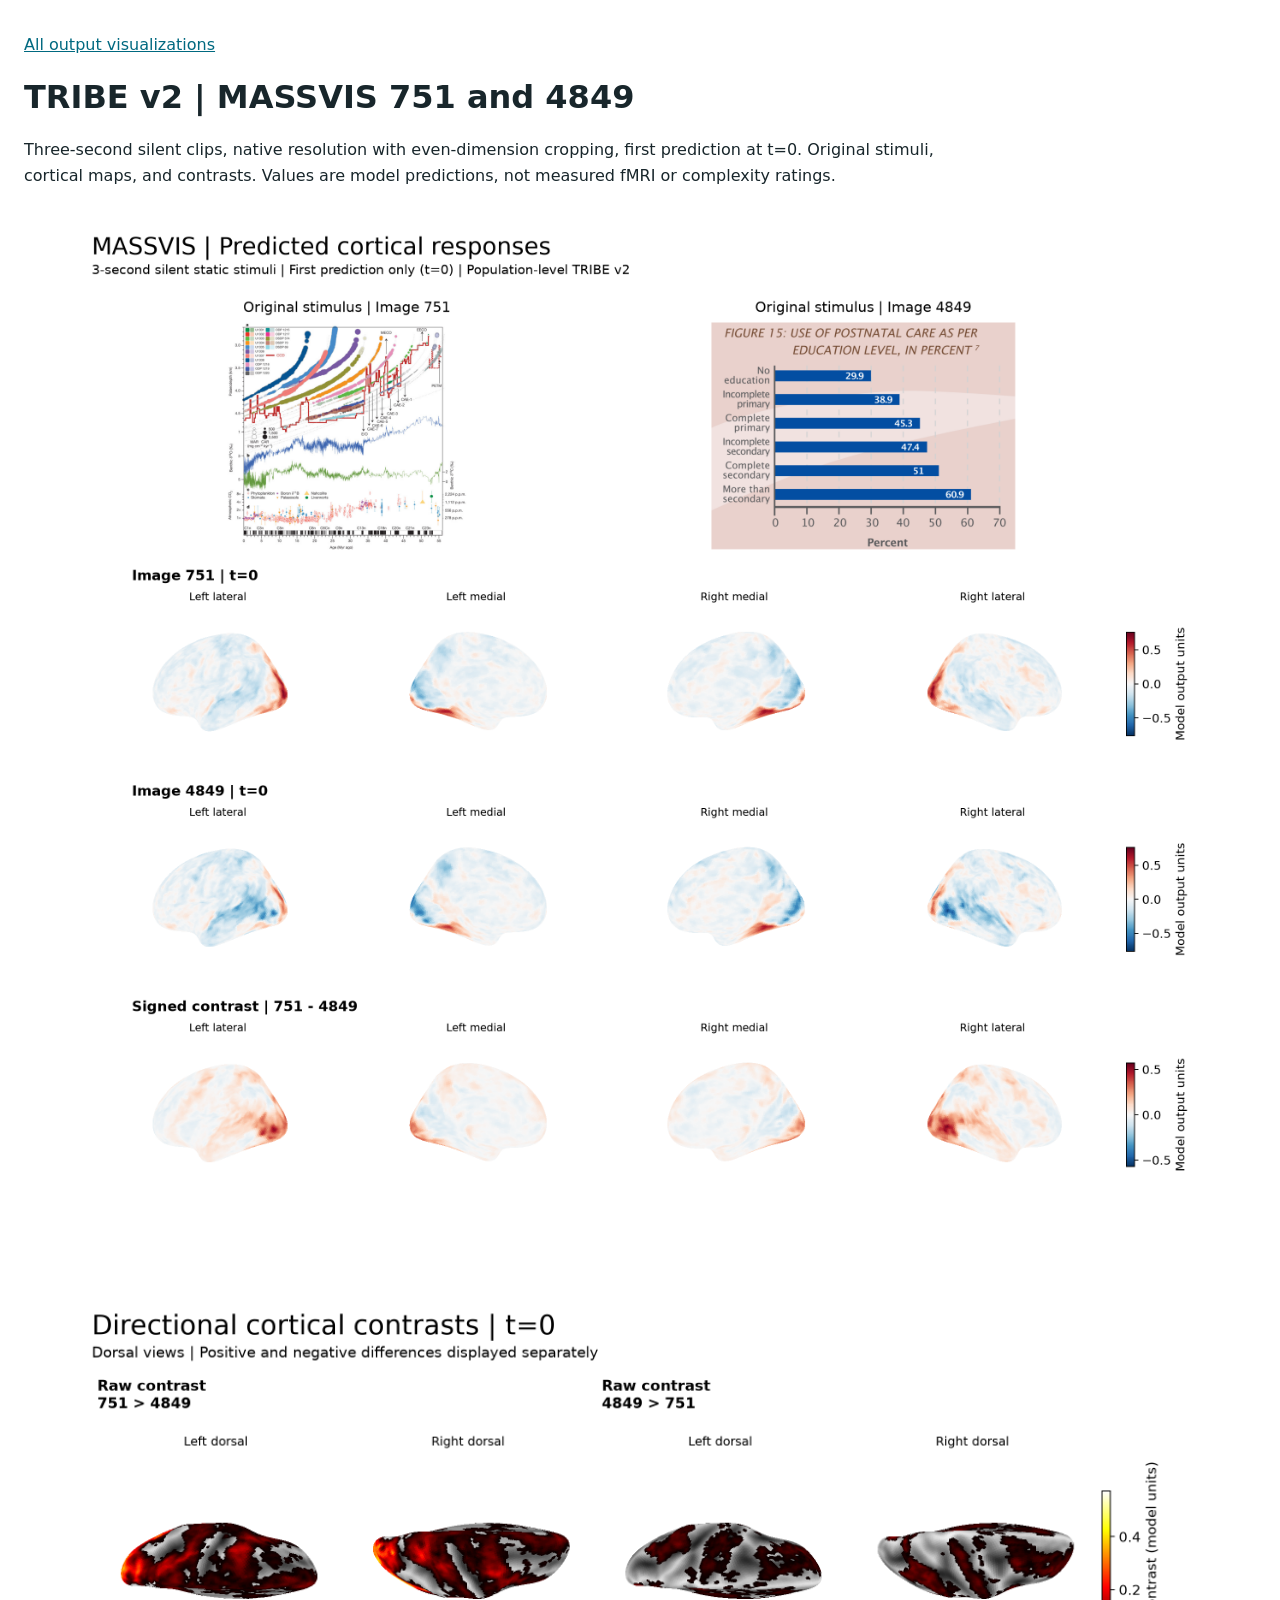
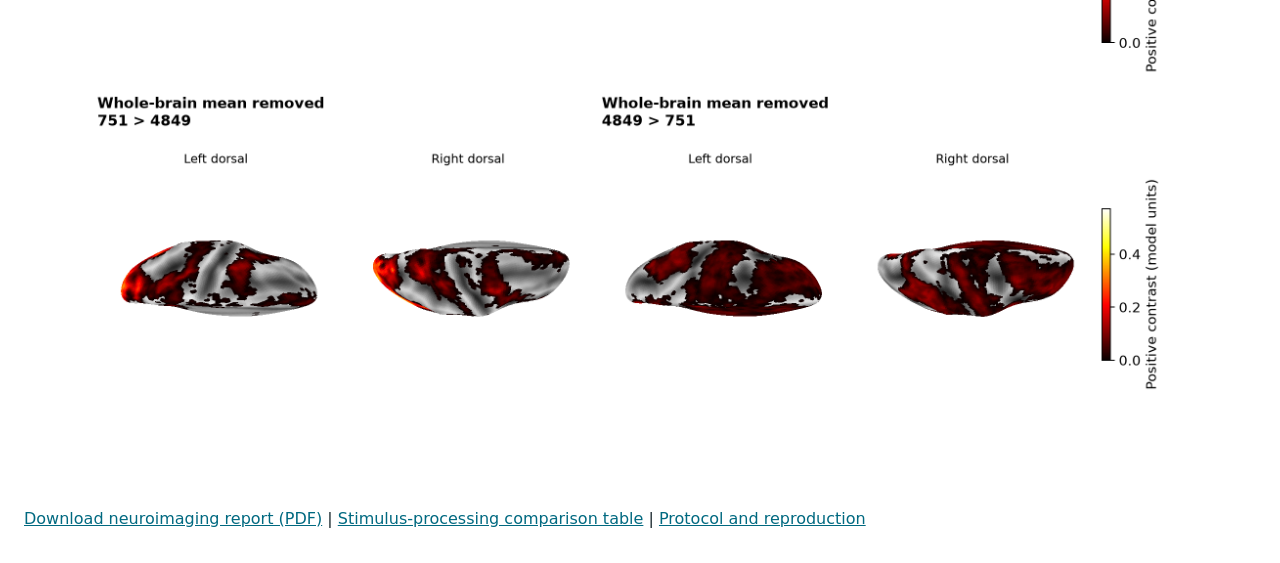
<file: tribe/index.html>
<!doctype html>
<html lang="en"><meta charset="utf-8"><meta name="viewport" content="width=device-width,initial-scale=1">
<title>TRIBE v2 | Cortical maps</title>
<style>body{margin:32px auto;padding:0 24px;max-width:1400px;font:16px/1.6 system-ui;color:#18262b;background:white}h1{line-height:1.15}img{width:100%;height:auto}a{color:#006980}p{max-width:950px}</style>
<nav><a href="outputs/web/">All output visualizations</a></nav>
<h1>TRIBE v2 | MASSVIS 751 and 4849</h1>
<p>Three-second silent clips, native resolution with even-dimension cropping, first prediction at t=0.
Original stimuli, cortical maps, and contrasts. Values are model predictions, not measured fMRI or complexity ratings.</p>
<img src="outputs/comparison.png" alt="Original stimuli 751 and 4849, their first-prediction cortical maps, and signed difference">
<img src="outputs/directional_contrasts.png" alt="Dorsal positive and negative cortical contrasts, with a whole-brain demeaning sensitivity check">
<p><a href="outputs/comparison.pdf">Download neuroimaging report (PDF)</a> |
<a href="processing_comparison.md">Stimulus-processing comparison table</a> |
<a href="README.md">Protocol and reproduction</a></p></html>
</file>
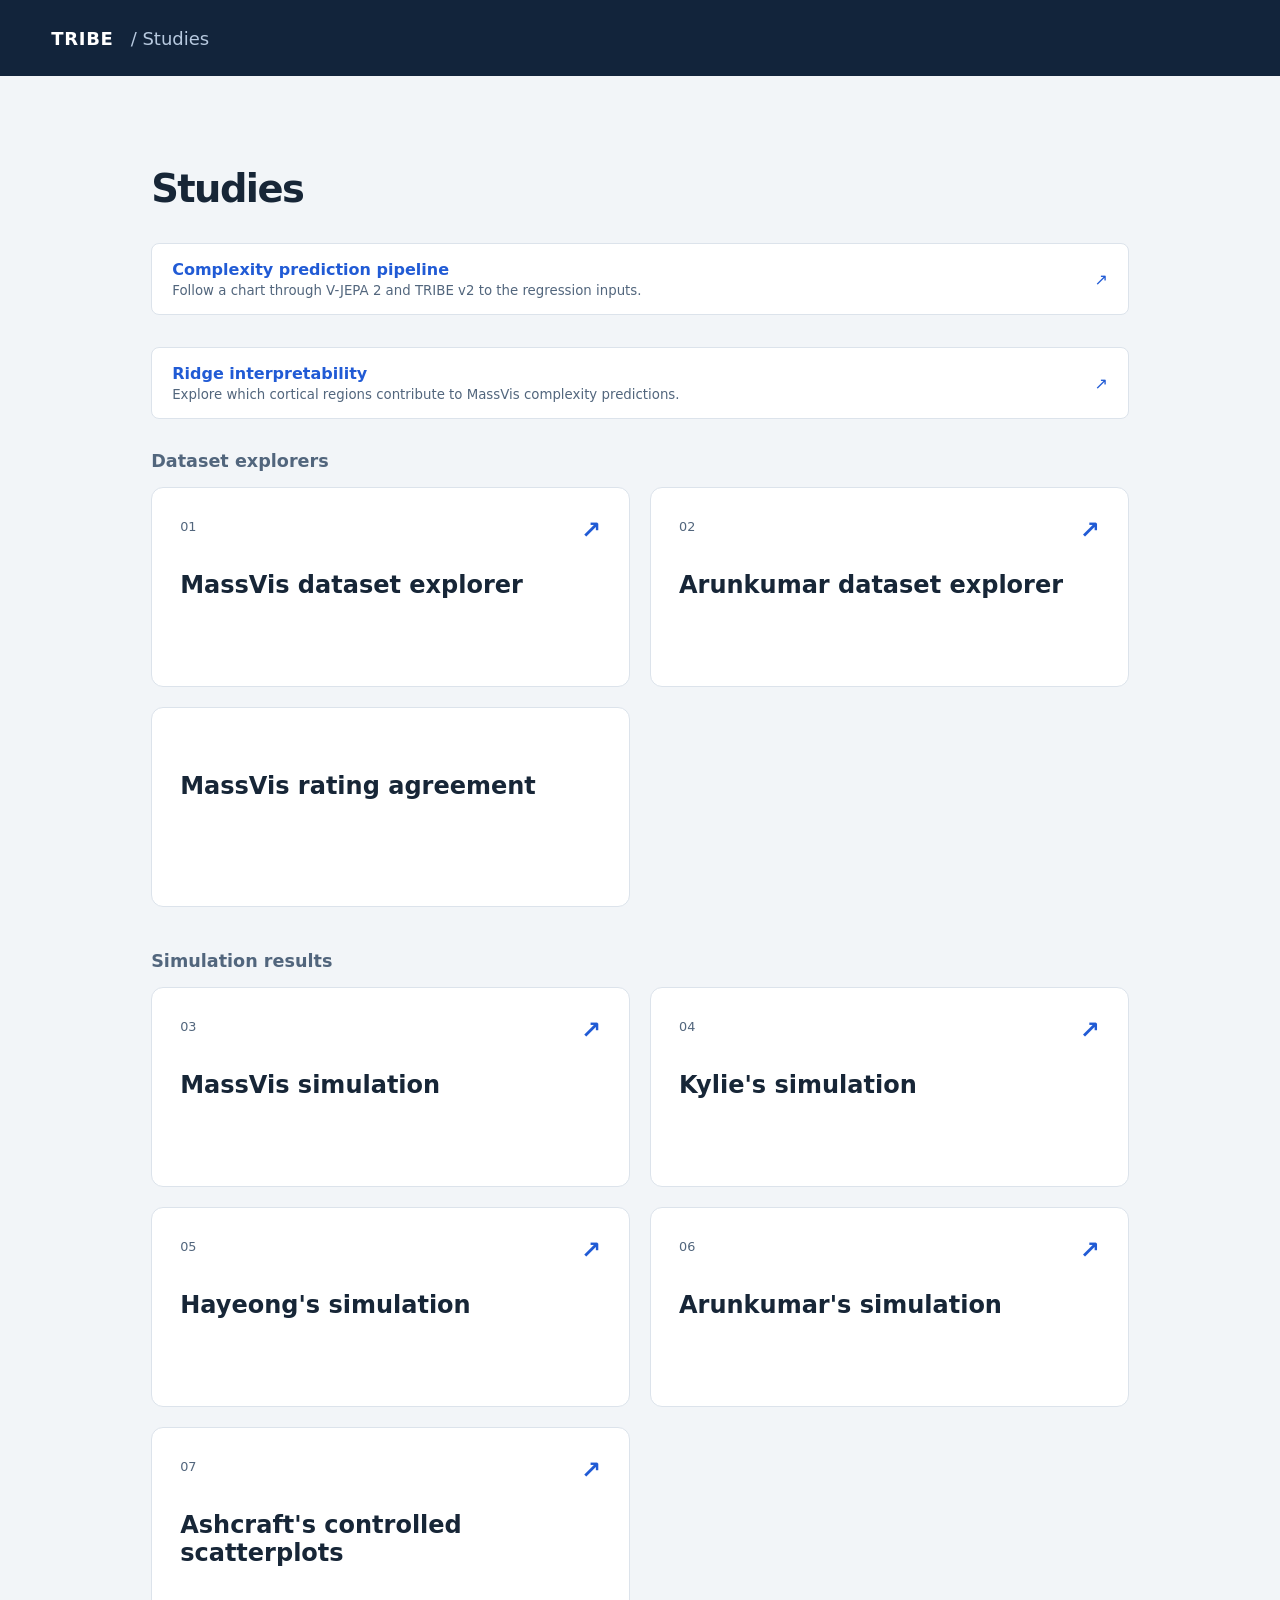
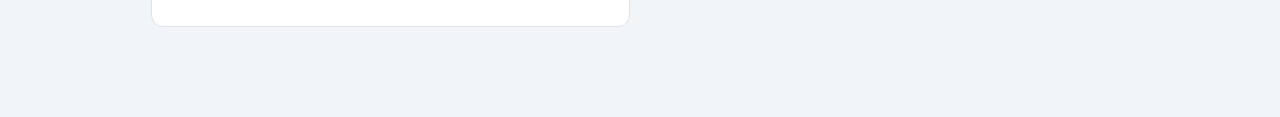
<file: visualizer/index.html>
<!doctype html>
<html lang="en">
<head>
  <meta charset="utf-8">
  <meta name="viewport" content="width=device-width, initial-scale=1">
  <title>TRIBE · Studies</title>
  <link rel="stylesheet" href="style.css">
  <link rel="stylesheet" href="home.css">
</head>
<body>
  <header><a class="brand" href="./">TRIBE <span>/ Studies</span></a></header>
  <main class="home">
    <h1>Studies</h1>
    <a class="home-methods" href="prediction.html">
      <span><strong>Complexity prediction pipeline</strong><small>Follow a chart through V-JEPA 2 and TRIBE v2 to the regression inputs.</small></span>
      <span aria-hidden="true">↗</span>
    </a>
    <a class="home-methods" href="interpretability.html">
      <span><strong>Ridge interpretability</strong><small>Explore which cortical regions contribute to MassVis complexity predictions.</small></span>
      <span aria-hidden="true">↗</span>
    </a>
    <section class="home-section" aria-labelledby="explorers-title">
      <h2 id="explorers-title">Dataset explorers</h2>
      <nav class="home-grid" aria-label="Dataset explorers">
        <a href="data.html"><span>01</span><h3>MassVis dataset explorer</h3><b aria-hidden="true">↗</b></a>
        <a href="arunkumar.html"><span>02</span><h3>Arunkumar dataset explorer</h3><b aria-hidden="true">↗</b></a>
        <a href="agreement.html"><h3>MassVis rating agreement</h3></a>
      </nav>
    </section>
    <section class="home-section" aria-labelledby="simulations-title">
      <h2 id="simulations-title">Simulation results</h2>
      <nav class="home-grid" aria-label="Simulation results">
        <a href="brain.html?dataset=massvis_sample"><span>03</span><h3>MassVis simulation</h3><b aria-hidden="true">↗</b></a>
        <a href="brain.html?dataset=kylie"><span>04</span><h3>Kylie's simulation</h3><b aria-hidden="true">↗</b></a>
        <a href="brain.html?dataset=hayeong"><span>05</span><h3>Hayeong's simulation</h3><b aria-hidden="true">↗</b></a>
        <a href="brain.html?dataset=arunkumar"><span>06</span><h3>Arunkumar's simulation</h3><b aria-hidden="true">↗</b></a>
        <a href="brain.html?dataset=ashcraft&amp;x=correlation_direction&amp;y=has_outlier" target="_blank" rel="noopener"><span>07</span><h3>Ashcraft's controlled scatterplots</h3><b aria-hidden="true">↗</b></a>
      </nav>
    </section>
  </main>
  <script>if (new URLSearchParams(location.search).has('index')) location.replace('data.html' + location.search);</script>
</body>
</html>
</file>
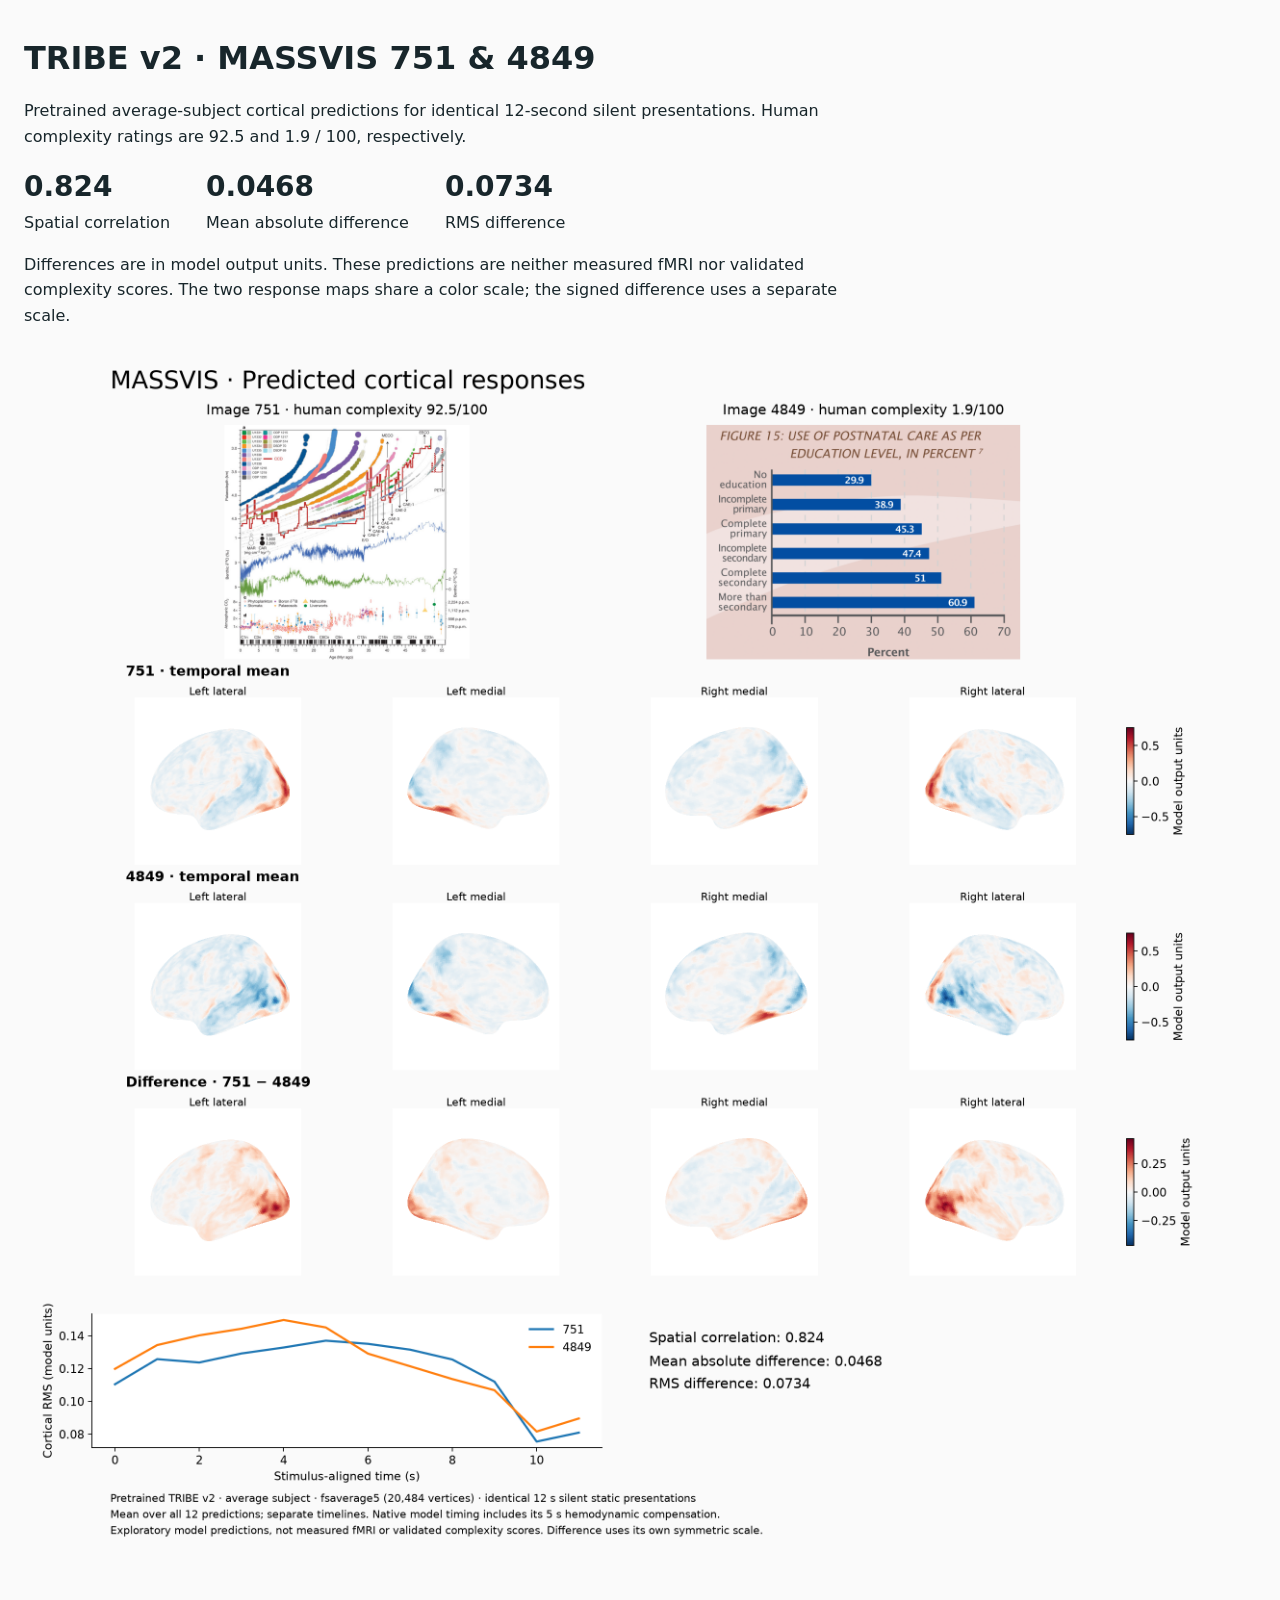
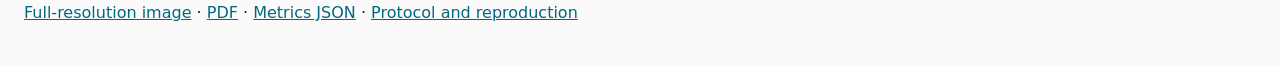
<file: tribe/archive/original_12s/index.html>
<!doctype html>
<html lang="en"><meta charset="utf-8"><meta name="viewport" content="width=device-width,initial-scale=1">
<title>TRIBE v2 · MASSVIS comparison</title>
<style>body{margin:40px auto;padding:0 24px;max-width:1280px;font:16px/1.6 system-ui;color:#18262b;background:#fafafa}h1{line-height:1.15}img{width:100%;height:auto}a{color:#006980}.metrics{display:flex;gap:36px;flex-wrap:wrap}.metrics strong{font-size:28px;display:block}p{max-width:850px}</style>
<h1>TRIBE v2 · MASSVIS 751 &amp; 4849</h1>
<p>Pretrained average-subject cortical predictions for identical 12-second silent
presentations. Human complexity ratings are 92.5 and 1.9 / 100, respectively.</p>
<div class="metrics"><div><strong>0.824</strong>Spatial correlation</div>
<div><strong>0.0468</strong>Mean absolute difference</div>
<div><strong>0.0734</strong>RMS difference</div></div>
<p>Differences are in model output units. These predictions are neither measured
fMRI nor validated complexity scores. The two response maps share a color scale;
the signed difference uses a separate scale.</p>
<img src="outputs/comparison.png" alt="Both source images, cortical predictions on left and right hemisphere surfaces, their signed difference, and response magnitude over time">
<p><a href="outputs/comparison.png">Full-resolution image</a> ·
<a href="outputs/comparison.pdf">PDF</a> · <a href="outputs/comparison.json">Metrics JSON</a> ·
<a href="README.md">Protocol and reproduction</a></p></html>
</file>
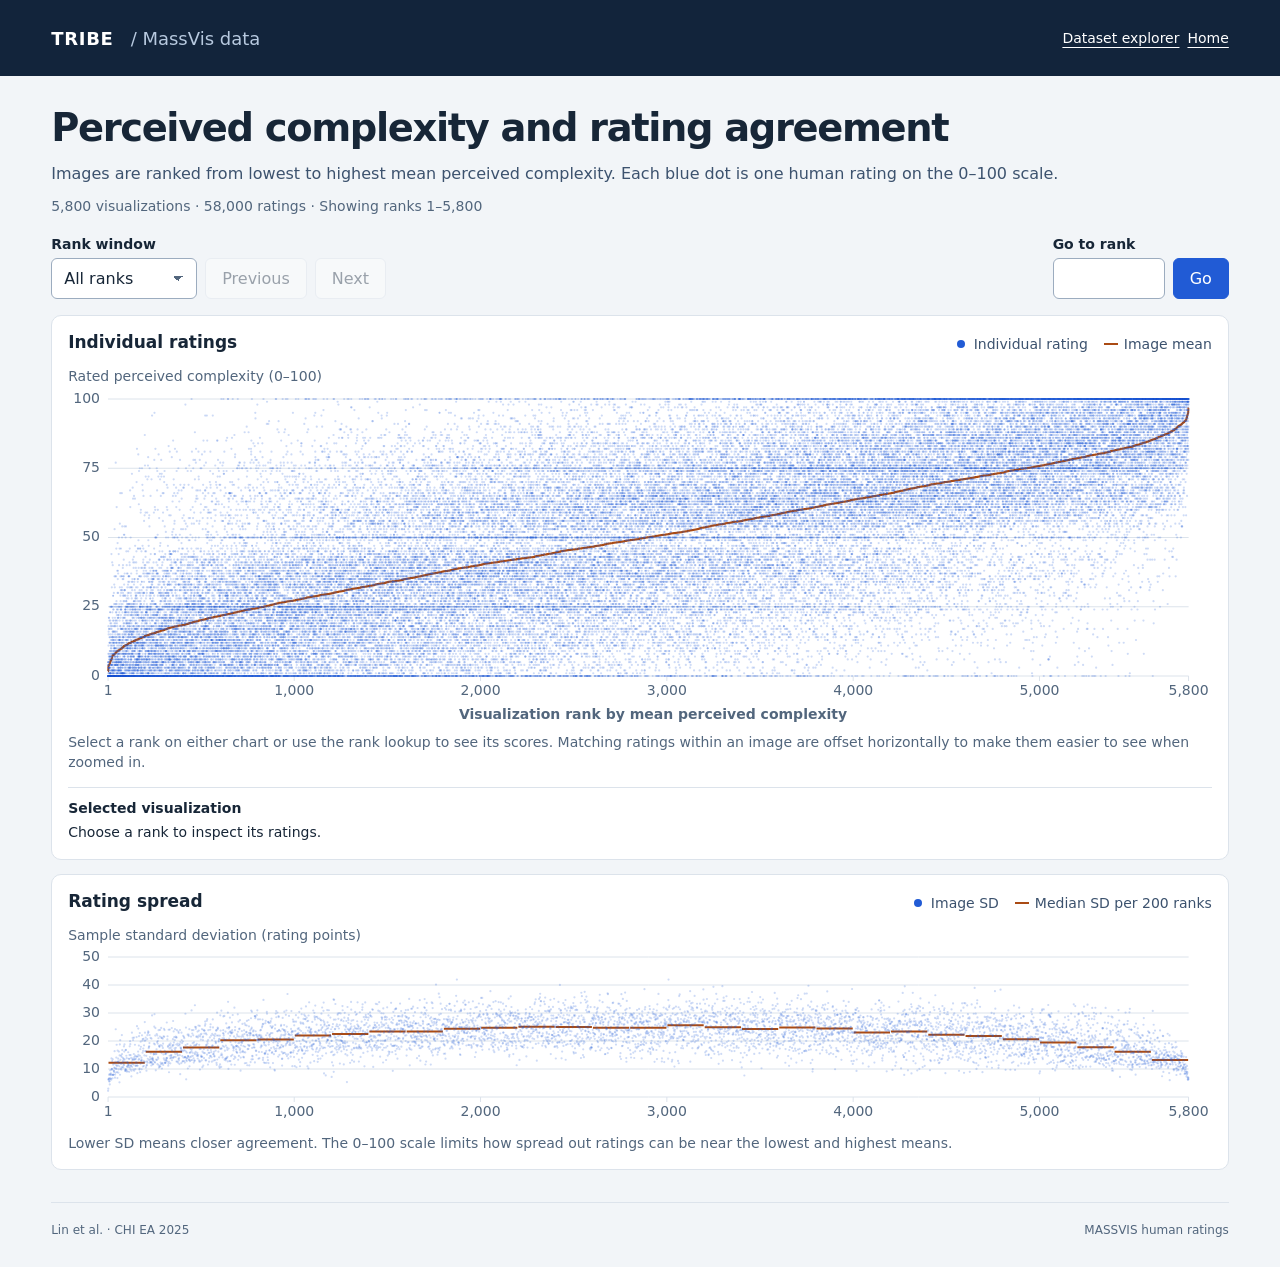
<file: visualizer/agreement.html>
<!doctype html>
<html lang="en">
<head>
  <meta charset="utf-8">
  <meta name="viewport" content="width=device-width, initial-scale=1">
  <meta name="description" content="Explore individual MASSVIS complexity ratings and how rating agreement varies by mean perceived complexity.">
  <title>MASSVIS · Rating agreement</title>
  <link rel="stylesheet" href="style.css">
  <link rel="stylesheet" href="agreement.css">
  <script src="agreement.js" defer></script>
</head>
<body>
  <header>
    <a class="brand" href="./">TRIBE <span>/ MassVis data</span></a>
    <nav aria-label="MassVis"><a href="data.html">Dataset explorer</a><a href="./">Home</a></nav>
  </header>
  <main class="agreement">
    <h1>Perceived complexity and rating agreement</h1>
    <p class="intro">Images are ranked from lowest to highest mean perceived complexity. Each blue dot is one human rating on the 0–100 scale.</p>
    <p id="status" role="status">Loading ratings…</p>
    <div id="rating-workspace" hidden>
      <div class="rank-controls">
        <div>
          <label for="rank-window">Rank window</label>
          <div class="window-controls">
            <select id="rank-window">
              <option value="0">All ranks</option>
              <option value="1000">1,000 ranks</option>
              <option value="100">100 ranks</option>
              <option value="10">10 ranks</option>
            </select>
            <button type="button" id="previous-window" aria-label="Previous ranks">Previous</button>
            <button type="button" id="next-window" aria-label="Next ranks">Next</button>
          </div>
        </div>
        <form id="rank-lookup">
          <label for="rank">Go to rank</label>
          <div class="controls">
            <input id="rank" type="number" min="1" step="1" required>
            <button type="submit">Go</button>
          </div>
        </form>
      </div>
      <section class="rating-panel" aria-labelledby="ratings-title">
        <div class="panel-heading">
          <h2 id="ratings-title">Individual ratings</h2>
          <div class="chart-legend"><span><i class="rating-key" aria-hidden="true"></i>Individual rating</span><span><i class="summary-key" aria-hidden="true"></i>Image mean</span></div>
        </div>
        <p class="axis-label">Rated perceived complexity (0–100)</p>
        <canvas class="rank-plot" id="ratings-plot" role="img" aria-label="Individual ratings and mean ratings plotted by image rank" aria-describedby="ratings-help"></canvas>
        <p class="x-axis-label">Visualization rank by mean perceived complexity</p>
        <p class="plot-note" id="ratings-help">Select a rank on either chart or use the rank lookup to see its scores. Matching ratings within an image are offset horizontally to make them easier to see when zoomed in.</p>
        <section class="selection-panel" aria-labelledby="selection-title">
          <h3 id="selection-title">Selected visualization</h3>
          <p id="rank-details" aria-live="polite">Choose a rank to inspect its ratings.</p>
          <a id="image-link" hidden>Open in the MassVis dataset explorer</a>
        </section>
      </section>
      <section class="rating-panel" aria-labelledby="spread-title">
        <div class="panel-heading">
          <h2 id="spread-title">Rating spread</h2>
          <div class="chart-legend"><span><i class="rating-key" aria-hidden="true"></i>Image SD</span><span><i class="summary-key" aria-hidden="true"></i>Median SD per 200 ranks</span></div>
        </div>
        <p class="axis-label">Sample standard deviation (rating points)</p>
        <canvas class="rank-plot" id="spread-plot" role="img" aria-label="Within-image rating standard deviations by image rank" aria-describedby="spread-help"></canvas>
        <p class="plot-note" id="spread-help">Lower SD means closer agreement. The 0–100 scale limits how spread out ratings can be near the lowest and highest means.</p>
      </section>
    </div>
    <footer>Lin et al. · CHI EA 2025 <span>MASSVIS human ratings</span></footer>
  </main>
</body>
</html>
</file>
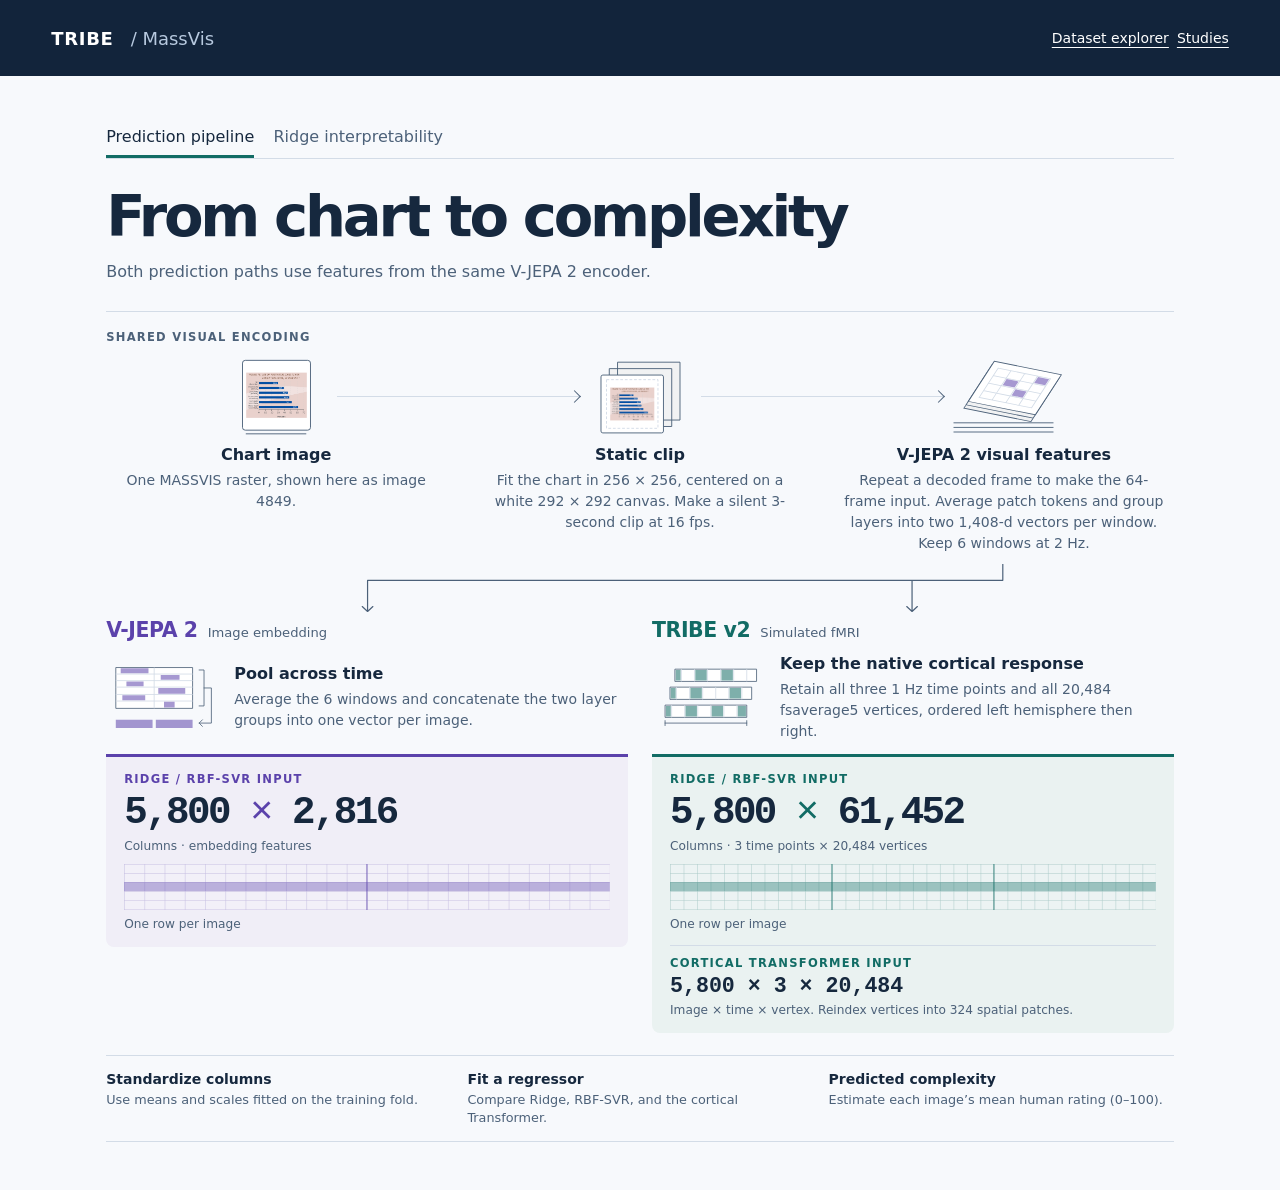
<file: visualizer/prediction.html>
<!doctype html>
<html lang="en">
<head>
  <meta charset="utf-8">
  <meta name="viewport" content="width=device-width, initial-scale=1">
  <title>MASSVIS · Complexity prediction pipeline</title>
  <link rel="stylesheet" href="style.css">
  <link rel="stylesheet" href="prediction.css">
</head>
<body class="prediction-page">
  <header>
    <a class="brand" href="./">TRIBE <span>/ MassVis</span></a>
    <nav aria-label="MassVis"><a href="data.html">Dataset explorer</a><a href="./">Studies</a></nav>
  </header>
  <main class="prediction">
    <nav class="prediction-tabs" aria-label="Prediction analysis"><a href="prediction.html" aria-current="page">Prediction pipeline</a><a href="interpretability.html">Ridge interpretability</a></nav>
    <h1>From chart to complexity</h1>
    <p class="prediction-intro">Both prediction paths use features from the same V-JEPA 2 encoder.</p>

    <figure class="prediction-flow" aria-label="V-JEPA 2 and TRIBE v2 preprocessing and regression inputs">
      <h2 class="flow-section-label">Shared visual encoding</h2>
      <ol class="shared-flow">
        <li>
          <svg class="flow-art" viewBox="0 0 160 96" aria-hidden="true">
            <rect class="art-paper" x="43" y="8" width="74" height="76" rx="3"/>
            <image href="../tribe/inputs/4849.png" x="47" y="12" width="66" height="68"/>
            <path class="art-edge" d="M47 88h65"/>
          </svg>
          <div><h3>Chart image</h3><p>One MASSVIS raster, shown here as image 4849.</p></div>
        </li>
        <li>
          <svg class="flow-art" viewBox="0 0 160 96" aria-hidden="true">
            <path class="art-layer" d="M55 10h68v63H55z M46 17h68v63H46z"/>
            <rect class="art-paper" x="37" y="24" width="68" height="63" rx="2"/>
            <rect class="art-guide" x="43" y="29" width="56" height="53"/>
            <image href="../tribe/inputs/4849.png" x="47" y="33" width="48" height="45"/>
          </svg>
          <div><h3>Static clip</h3><p>Fit the chart in 256 × 256, centered on a white 292 × 292 canvas. Make a silent 3-second clip at 16 fps.</p></div>
        </li>
        <li>
          <svg class="flow-art" viewBox="0 0 160 96" aria-hidden="true">
            <g transform="matrix(1 .20 -.48 .74 70 9)">
              <path class="art-layer" d="M0 5h73v59H0z M0 10h73v59H0z"/>
              <path class="art-paper" d="M0 0h73v59H0z"/>
              <path class="art-grid" d="M8 8h57v43H8z M8 19h57 M8 30h57 M8 41h57 M22 8v43 M37 8v43 M51 8v43"/>
              <path class="art-feature" d="M23 20h13v9H23z M38 31h12v9H38z M52 9h12v9H52z"/>
            </g>
            <path class="art-edge" d="M26 76h108 M26 81h108 M26 86h108"/>
          </svg>
          <div><h3>V-JEPA 2 visual features</h3><p>Repeat a decoded frame to make the 64-frame input. Average patch tokens and group layers into two 1,408-d vectors per window. Keep 6 windows at 2 Hz.</p></div>
        </li>
      </ol>

      <svg class="flow-split" viewBox="0 0 1000 66" preserveAspectRatio="none" aria-hidden="true">
        <path d="M840 0v20H245v38 M755 20v38 M240 52l5 6 5-6 M750 52l5 6 5-6"/>
      </svg>

      <div class="prediction-paths">
        <section class="prediction-path image-path" aria-labelledby="embedding-title">
          <h2 id="embedding-title">V-JEPA 2 <span>Image embedding</span></h2>
          <div class="path-operation">
            <svg class="path-art" viewBox="0 0 142 90" aria-hidden="true">
              <path class="art-paper" d="M12 8h94v50H12z"/>
              <path class="art-grid" d="M12 16h94 M12 24h94 M12 32h94 M12 41h94 M12 49h94 M59 8v50"/>
              <path class="art-feature" d="M18 9h34v6H18z M67 17h23v6H67z M25 25h21v6H25z M64 33h33v7H64z M20 42h28v6H20z M71 50h13v7H71z"/>
              <path class="art-edge" d="M114 11h6v44h-6 M120 33h9v43h-15m4-4-4 4 4 4"/>
              <path class="art-feature" d="M12 72h45v10H12z M61 72h45v10H61z"/>
            </svg>
            <div><h3>Pool across time</h3><p>Average the 6 windows and concatenate the two layer groups into one vector per image.</p></div>
          </div>
          <div class="input-matrix">
            <p class="matrix-label">Ridge / RBF-SVR input</p>
            <p class="matrix-size" aria-label="5,800 images by 2,816 embedding features">5,800 <span>×</span> 2,816</p>
            <p class="matrix-columns">Columns · embedding features</p>
            <svg class="matrix-art" viewBox="0 0 360 56" preserveAspectRatio="none" aria-hidden="true">
              <defs><pattern id="embedding-cells" width="15" height="11" patternUnits="userSpaceOnUse"><path class="matrix-rule" d="M15 0H0V11"/></pattern></defs>
              <rect class="matrix-face" width="360" height="56"/>
              <rect class="matrix-row" y="22" width="360" height="11"/>
              <rect width="360" height="56" fill="url(#embedding-cells)"/>
              <path class="matrix-divider" d="M180 0v56"/>
            </svg>
            <p class="matrix-rows">One row per image</p>
          </div>
        </section>

        <section class="prediction-path cortex-path" aria-labelledby="cortex-title">
          <h2 id="cortex-title">TRIBE v2 <span>Simulated fMRI</span></h2>
          <div class="path-operation">
            <svg class="path-art" viewBox="0 0 142 90" aria-hidden="true">
              <path class="art-paper" d="M28 10h100v15H28z M22 32h100v15H22z M16 54h100v15H16z"/>
              <path class="art-grid" d="M36 10v15 M52 10v15 M68 10v15 M84 10v15 M100 10v15 M116 10v15 M30 32v15 M46 32v15 M62 32v15 M78 32v15 M94 32v15 M110 32v15 M24 54v15 M40 54v15 M56 54v15 M72 54v15 M88 54v15 M104 54v15"/>
              <path class="art-feature" d="M29 11h6v13h-6z M53 11h14v13H53z M85 11h14v13H85z M23 33h6v13h-6z M47 33h14v13H47z M95 33h14v13H95z M17 55h6v13h-6z M41 55h14v13H41z M73 55h14v13H73z M105 55h10v13h-10z"/>
              <path class="art-edge" d="M16 76h100 M16 73v6 M116 73v6"/>
            </svg>
            <div><h3>Keep the native cortical response</h3><p>Retain all three 1 Hz time points and all 20,484 fsaverage5 vertices, ordered left hemisphere then right.</p></div>
          </div>
          <div class="input-matrix">
            <p class="matrix-label">Ridge / RBF-SVR input</p>
            <p class="matrix-size" aria-label="5,800 images by 61,452 time–vertex features">5,800 <span>×</span> 61,452</p>
            <p class="matrix-columns">Columns · 3 time points × 20,484 vertices</p>
            <svg class="matrix-art" viewBox="0 0 360 56" preserveAspectRatio="none" aria-hidden="true">
              <defs><pattern id="cortex-cells" width="10" height="11" patternUnits="userSpaceOnUse"><path class="matrix-rule" d="M10 0H0V11"/></pattern></defs>
              <rect class="matrix-face" width="360" height="56"/>
              <rect class="matrix-row" y="22" width="360" height="11"/>
              <rect width="360" height="56" fill="url(#cortex-cells)"/>
              <path class="matrix-divider" d="M120 0v56 M240 0v56"/>
            </svg>
            <p class="matrix-rows">One row per image</p>
            <div class="tensor-input">
              <p class="matrix-label">Cortical Transformer input</p>
              <p class="tensor-size" aria-label="5,800 images by 3 time points by 20,484 vertices">5,800 × 3 × 20,484</p>
              <p class="matrix-columns">Image × time × vertex. Reindex vertices into 324 spatial patches.</p>
            </div>
          </div>
        </section>
      </div>

      <figcaption class="prediction-readout">
        <div><strong>Standardize columns</strong><span>Use means and scales fitted on the training fold.</span></div>
        <div><strong>Fit a regressor</strong><span>Compare Ridge, RBF-SVR, and the cortical Transformer.</span></div>
        <div><strong>Predicted complexity</strong><span>Estimate each image’s mean human rating (0–100).</span></div>
      </figcaption>
    </figure>
  </main>
</body>
</html>
</file>
<file: visualizer/style.css>
:root {color-scheme: light; font-family: system-ui, -apple-system, BlinkMacSystemFont, "Segoe UI", sans-serif; color: #172637; background: #f2f5f8; font-size: 16px; --line: #dce3eb; --blue: #215bd5;}
* {box-sizing: border-box} body {margin: 0} [hidden] {display: none !important} a {color: var(--blue); text-underline-offset: 4px} button,input {font: inherit} button,a,input {touch-action: manipulation} button {cursor: pointer; border: 1px solid var(--line); border-radius: 6px; padding: 10px 16px; background: white; color: #172637} button:hover {background: #eaf0fc} button:disabled {opacity: .4; cursor: default} :focus-visible {outline: 3px solid #7c9ffa; outline-offset: 3px}
header {background: #12243b; color: white; min-height: 76px; display: flex; gap: 24px; align-items: center; justify-content: space-between; padding: 20px 4vw} header a {color: white; font-size: .875rem} .brand {font-size: 1.125rem; font-weight: 750; text-decoration: none; letter-spacing: .04em} .brand span {font-weight: 400; color: #b7c9df; letter-spacing: 0; margin-left: 10px}
main {max-width: 1700px; padding: 30px 4vw; margin: auto} .toolbar {display: flex; align-items: end; justify-content: space-between; gap: 20px} label {display: block; font-weight: 650; margin-bottom: 8px; font-size: .875rem} label span {color: #52667d; font-weight: 400; margin-left: 10px} .controls,nav {display: flex; gap: 8px} input {width: 150px; min-width: 0; border: 1px solid #9cacbf; padding: 10px 12px; border-radius: 6px; background: white} .controls button {background: var(--blue); color: white; border-color: var(--blue)} #status {font-size: .875rem; color: #52667d; min-height: 1.3em; margin: 18px 0}
#workspace {display: grid; grid-template-columns: minmax(0, .85fr) minmax(0, 1.15fr); gap: 20px; align-items: start} .image-panel {border: 1px solid var(--line); border-radius: 10px; overflow: hidden; background: white; position: sticky; top: 20px} .image-heading {padding: 16px; display: flex; gap: 16px; align-items: center; justify-content: space-between} .eyebrow {text-transform: uppercase; font-size: .75rem; font-weight: 700; letter-spacing: .1em; margin: 0 0 8px; color: #52667d} h1 {font-size: 1rem; margin: 0; font-weight: 600; overflow-wrap: anywhere} .image-heading a {font-size: .875rem; flex-shrink: 0} .image-stage {min-height: 400px; height: min(66vh, 850px); display: flex; align-items: center; justify-content: center; padding: 12px; border-block: 1px solid var(--line); background: #fafbfd} #image {width: 100%; height: 100%; object-fit: contain} #image-error {text-align: center; padding: 24px; color: #52667d} .image-footer {padding: 14px 22px; display: flex; justify-content: space-between; gap: 12px; font-size: .75rem; color: #52667d}
aside {min-width: 0}
.score-panel {border-radius: 8px; background: white; padding: 16px; border: 1px solid var(--line)}
.score-heading {display: flex; align-items: center; justify-content: space-between; gap: 12px}
.score-heading h2 {font-size: 1rem; margin: 0 0 4px; padding: 0; border: 0}
.score-heading strong {font-size: 2rem; letter-spacing: -.04em; font-variant-numeric: tabular-nums}
.score-subtitle {font-size: .875rem; color: #52667d}
#histogram {display: block; width: 100%; height: auto; margin-top: 12px; overflow: visible}
.hist-grid {stroke: #e3e9ef; stroke-width: 1}
.hist-label {fill: #52667d; font: 12px system-ui, sans-serif}
.hist-bar {fill: #b1bfce}
.hist-bar[role="button"] {cursor: pointer; transition: fill .12s ease}
.hist-bar[role="button"]:hover,.hist-bar[role="button"]:focus-visible {fill: #8c9daf}
.hist-shade,.hist-mean,.hist-dot {pointer-events: none}
.hist-shade {fill: #215bd5; fill-opacity: .18}
.hist-mean {stroke: #154bbf; stroke-width: 2.5}
.hist-dot {fill: #154bbf}
.chart-legend {display: flex; flex-wrap: wrap; gap: 8px 16px; font-size: .875rem; color: #3c526e}
.chart-legend span {display: inline-flex; align-items: center; gap: 6px}
.chart-legend i {display: inline-block; width: 14px; height: 10px}
.legend-bars {background: #b1bfce}.legend-line {border-left: 3px solid #154bbf; width: 4px !important}.legend-shade {background: #215bd52e; border: 1px solid #215bd555}
#rating-spread {font-size: .75rem; color: #52667d; line-height: 1.5; margin: 10px 0 0}
.dimension-note {font-size: .875rem; line-height: 1.4; color: #52667d; margin: 14px 0 10px}
#dimensions {display: grid; grid-template-columns: repeat(2, minmax(0, 1fr)); gap: 10px; align-items: start}
.dimension {border: 1px solid var(--line); background: white; border-radius: 6px; overflow: hidden}
.dimension:nth-child(4) {grid-column: 2; grid-row: 1 / 4}
.dimension h2 {font-size: .875rem; margin: 0; padding: 8px 10px; background: #eaf0f7; border-bottom: 1px solid var(--line)}
.dimension table {width: 100%; border-collapse: collapse; font-size: .875rem}
.dimension th,.dimension td {padding: 5px 10px; border-bottom: 1px solid #edf0f4; line-height: 1.25}
.dimension th {text-align: left; font-weight: 400}
.dimension td {text-align: right; font-weight: 650; border-left: 1px solid #edf0f4; font-variant-numeric: tabular-nums; width: 46px}
.dimension tr:nth-child(even) {background: #f8fafc}
.dimension tr:last-child>* {border-bottom: 0}
.yes {color: #2053b1}.dimension .no {color: #68798c; font-weight: 400}
footer {border-top: 1px solid var(--line); margin-top: 32px; padding-top: 20px; font-size: .75rem; color: #52667d; display: flex; justify-content: space-between; gap: 20px}
@media(max-width: 950px) {#workspace {grid-template-columns: minmax(0, .8fr) minmax(0, 1.2fr)} .image-heading {align-items: start; flex-direction: column} .image-stage {min-height: 280px}}
@media(max-width: 720px) {header {align-items: start} .brand span {display: block; margin: 5px 0 0; font-size: .875rem} main {padding: 24px 16px} .toolbar {align-items: start; flex-wrap: wrap} #workspace {grid-template-columns: 1fr} .image-panel {position: static} .image-stage {height: 55vh; min-height: 250px} footer {flex-direction: column; gap: 8px} .image-footer {flex-wrap: wrap}}

@media(max-width: 1100px) and (min-width: 721px) {#dimensions {grid-template-columns: 1fr} .dimension:nth-child(4) {grid-column: auto; grid-row: auto}}
@media(max-width: 420px) {#dimensions {grid-template-columns: 1fr} .dimension:nth-child(4) {grid-column: auto; grid-row: auto} .score-heading {flex-wrap: wrap}}
</file>
<file: visualizer/home.css>
.home {max-width:1080px;margin:60px auto}
.home h1 {font-size:2.4rem;letter-spacing:-.04em;margin-bottom:32px}
.home-methods {display:flex;align-items:center;justify-content:space-between;gap:16px;padding:16px 20px;margin-bottom:32px;border:1px solid var(--line);border-radius:8px;background:white;text-decoration:none}
.home-methods:hover {border-color:var(--blue)}
.home-methods strong,.home-methods small {display:block}
.home-methods small {color:#52667d;margin-top:4px}
.home-section + .home-section {margin-top:44px}
.home-section > h2 {font-size:1.1rem;margin:0 0 16px;color:#52667d}
.home-grid {display:grid;grid-template-columns:repeat(2,minmax(0,1fr));gap:20px}
.home-grid a {position:relative;min-height:200px;border:1px solid var(--line);border-radius:12px;padding:28px;background:white;text-decoration:none;color:#172637;transition:border-color .15s,transform .15s}
.home-grid a:hover {border-color:#215bd5;transform:translateY(-2px)}
.home-grid span {font-size:.8rem;color:#52667d}.home-grid h3 {font-size:1.5rem;margin-top:36px}.home-grid b {position:absolute;right:28px;top:28px;font-size:1.5rem;color:#215bd5}
@media(max-width:640px) {.home {margin:20px auto}.home-grid {grid-template-columns:1fr}.home-grid a {min-height:160px}}
</file>
<file: visualizer/agreement.css>
.agreement {max-width: 1400px}
.agreement h1 {font-size: clamp(1.75rem, 3vw, 2.5rem); letter-spacing: -.035em; line-height: 1.15}
.agreement .intro {margin: 12px 0; color: #3c526e; line-height: 1.5}
.agreement #status {margin-block: 12px 20px}
.rank-controls {display: flex; flex-wrap: wrap; gap: 14px 24px; align-items: end; justify-content: space-between; margin-bottom: 16px}
.rank-controls label {margin-bottom: 6px}
.rank-controls input {width: 7rem}
.window-controls {display: flex; flex-wrap: wrap; gap: 8px}
.window-controls select {
  appearance: none;
  border: 1px solid #9cacbf;
  border-radius: 6px;
  padding: 10px 36px 10px 12px;
  font: inherit;
  color: inherit;
  background: white;
  background-image: linear-gradient(45deg, transparent 50%, #52667d 50%), linear-gradient(135deg, #52667d 50%, transparent 50%);
  background-position: right 18px center, right 13px center;
  background-size: 5px 5px;
  background-repeat: no-repeat;
}
.rating-panel {background: white; border: 1px solid var(--line); border-radius: 10px; padding: 16px}
.rating-panel + .rating-panel {margin-top: 14px}
.panel-heading {display: flex; flex-wrap: wrap; align-items: baseline; justify-content: space-between; gap: 8px 20px}
.rating-panel h2 {font-size: 1.0625rem; margin: 0}
.rating-panel .rating-key {background: #215bd5; border-radius: 50%; width: 8px; height: 8px; margin: 0 3px}
.rating-panel .summary-key {background: #aa4b14; height: 2px}
.axis-label, .x-axis-label, .plot-note {font-size: .875rem; color: #52667d; line-height: 1.45}
.axis-label {margin: 14px 0 2px}
.x-axis-label {text-align: center; margin: 0 0 0 26px; font-weight: 600}
.plot-note {margin: 8px 0 0}
.rank-plot {width: 100%; height: clamp(260px, 35vh, 380px); display: block; cursor: crosshair}
#spread-plot {height: 178px}
.selection-panel {border-top: 1px solid var(--line); margin-top: 14px; padding-top: 12px}
.selection-panel h3 {margin: 0; font-size: .875rem}
#rank-details {margin: 6px 0 0; line-height: 1.5; font-variant-numeric: tabular-nums; font-size: .875rem}
.selection-panel a {font-size: .875rem}
@media (max-width: 600px) {
  .rating-panel {padding: 12px}
  .window-controls button {padding-inline: 10px}
}
</file>
<file: visualizer/prediction.css>
.prediction-page {
  --surface: #f7f9fc;
  --paper: #fff;
  --ink: #16283e;
  --muted: #4c6179;
  --rule: #d3dce7;
  --feature: #5b42ab;
  --cortex: #126c65;
  color: var(--ink);
  background: var(--surface);
  color-scheme: light dark;
}

@media (prefers-color-scheme: dark) {
  .prediction-page {
    --surface: #131e2b;
    --paper: #1c2b3c;
    --ink: #edf3fa;
    --muted: #b3c4d7;
    --rule: #3a4c60;
    --feature: #bba8ff;
    --cortex: #7ad9c9;
  }
}

.prediction {max-width: 1170px; padding-block: 42px 48px}
.prediction h1 {font-size: clamp(2rem, 5vw, 3.6rem); letter-spacing: -.055em; line-height: 1.05}
.prediction-intro {max-width: 60ch; margin: 12px 0 26px; color: var(--muted); line-height: 1.55}
.prediction-flow {margin: 0; border-top: 1px solid var(--rule); padding-top: 18px}
.prediction-flow h2,.prediction-flow h3,.prediction-flow p {margin: 0}
.flow-section-label,.prediction-flow .matrix-label {font-size: .72rem; font-weight: 700; letter-spacing: .11em; text-transform: uppercase}
.flow-section-label {color: var(--muted)}

.shared-flow {
  --flow-gap: 24px;
  display: grid;
  grid-template-columns: repeat(3, minmax(0, 1fr));
  gap: var(--flow-gap);
  padding: 0;
  margin: 9px 0 0;
  list-style: none;
}
.shared-flow li {position: relative; min-width: 0; text-align: center}
.shared-flow li:not(:last-child)::after,.shared-flow li:not(:last-child)::before {
  content: "";
  position: absolute;
  display: block;
  pointer-events: none;
}
.shared-flow li:not(:last-child)::after {
  top: 43px;
  left: calc(50% + 61px);
  width: calc(100% + var(--flow-gap) - 122px);
  height: 1px;
  background: var(--rule);
}
.shared-flow li:not(:last-child)::before {
  top: 39px;
  left: calc(150% + var(--flow-gap) - 70px);
  width: 8px;
  height: 8px;
  transform: rotate(45deg);
  border-top: 1px solid var(--muted);
  border-right: 1px solid var(--muted);
}
.flow-art {display: block; width: min(100%, 147px); height: auto; margin: 0 auto 4px; color: var(--feature)}
.shared-flow li > div {margin-inline: auto; max-width: 32ch}
.prediction-flow h3 {font-size: 1rem; font-weight: 650; line-height: 1.25}
.shared-flow p,.path-operation p {color: var(--muted); font-size: .875rem; line-height: 1.5; margin-top: 5px}

.flow-art .art-paper,.path-art .art-paper {fill: var(--paper); stroke: var(--muted); stroke-width: 1}
.flow-art .art-layer,.path-art .art-layer {fill: color-mix(in srgb, var(--ink) 6%, var(--paper)); stroke: var(--muted); stroke-width: 1}
.flow-art .art-grid,.path-art .art-grid {fill: none; stroke: var(--rule); stroke-width: 1}
.flow-art .art-edge,.path-art .art-edge {fill: none; stroke: var(--muted); stroke-width: 1; stroke-linecap: round; stroke-linejoin: round}
.flow-art .art-guide {fill: var(--paper); stroke: var(--rule); stroke-width: 1; stroke-dasharray: 3 2}
.flow-art .art-feature,.path-art .art-feature {fill: currentColor; fill-opacity: .54}
.flow-split {display: block; width: 100%; height: 54px; margin-top: 10px}
.flow-split path {fill: none; stroke: var(--muted); stroke-width: 1.2; vector-effect: non-scaling-stroke; stroke-linecap: round; stroke-linejoin: round}

.prediction-paths {display: grid; grid-template-columns: repeat(2, minmax(0, 1fr)); gap: 24px}
.prediction-path {display: grid; grid-template-rows: subgrid; grid-row: span 3; row-gap: 12px; min-width: 0}
.image-path {--path-color: var(--feature)}
.cortex-path {--path-color: var(--cortex)}
.prediction-path h2 {display: flex; align-items: baseline; flex-wrap: wrap; gap: 3px 10px; color: var(--path-color); font-size: 1.28rem; letter-spacing: -.02em}
.prediction-path h2 span {font-size: .82rem; letter-spacing: 0; color: var(--muted); font-weight: 500}
.path-operation {display: grid; grid-template-columns: minmax(85px, 116px) minmax(0, 1fr); align-items: center; gap: 12px}
.path-art {width: 100%; height: auto; color: var(--path-color)}

.input-matrix {
  position: relative;
  align-self: start;
  min-width: 0;
  padding: 15px 18px 14px;
  border-top: 3px solid var(--path-color);
  border-radius: 0 0 8px 8px;
  background: color-mix(in srgb, var(--path-color) 9%, var(--paper));
  color: var(--path-color);
}
.input-matrix .matrix-size {
  margin-block: 5px 3px;
  color: var(--ink);
  font: 650 clamp(1.45rem, 4vw, 2.45rem)/1.12 ui-monospace, "SFMono-Regular", Consolas, monospace;
  letter-spacing: -.065em;
  white-space: nowrap;
}
.matrix-size span {color: var(--path-color); font-weight: 450}
.input-matrix .matrix-columns,.input-matrix .matrix-rows {color: var(--muted); font-size: .76rem; line-height: 1.4}
.matrix-art {display: block; width: 100%; height: 46px; margin: 9px 0 6px}
.matrix-face {fill: color-mix(in srgb, var(--path-color) 8%, var(--paper))}
.matrix-row {fill: var(--path-color); fill-opacity: .37}
.matrix-rule,.matrix-divider {fill: none; stroke: var(--path-color); vector-effect: non-scaling-stroke}
.matrix-rule {stroke-width: 1; stroke-opacity: .30}
.matrix-divider {stroke-width: 1; stroke-opacity: .75}
.tensor-input {margin-top: 12px; padding-top: 10px; border-top: 1px solid var(--rule)}
.input-matrix .tensor-size {
  margin: 4px 0 3px;
  color: var(--ink);
  font: 650 clamp(1.05rem, 2.4vw, 1.35rem)/1.15 ui-monospace, "SFMono-Regular", Consolas, monospace;
}

.prediction-readout {
  display: grid;
  grid-template-columns: repeat(3, minmax(0, 1fr));
  gap: 16px;
  margin-top: 22px;
  border-block: 1px solid var(--rule);
  padding-block: 13px;
}
.prediction-readout strong,.prediction-readout span {display: block; line-height: 1.45}
.prediction-readout strong {font-size: .875rem}
.prediction-readout span {margin-top: 2px; color: var(--muted); font-size: .8rem}

@media (max-width: 650px) {
  .prediction {padding-block: 28px 38px}
  .prediction-page header nav {flex-wrap: wrap; justify-content: end; column-gap: 12px}
  .prediction-page header nav a {display: inline-flex; align-items: center; min-height: 32px}
  .shared-flow {grid-template-columns: 1fr; gap: 16px; margin-top: 12px}
  .shared-flow li {display: grid; grid-template-columns: 108px minmax(0, 1fr); align-items: center; gap: 14px; text-align: start}
  .shared-flow li > div {margin: 0; max-width: none}
  .flow-art {width: 100%; margin: 0}
  .shared-flow li:not(:last-child)::after {top: auto; bottom: -18px; left: 54px; width: 1px; height: 18px}
  .shared-flow li:not(:last-child)::before {top: auto; bottom: -18px; left: 50px; transform: rotate(135deg)}
  .flow-split {display: none}
  .prediction-paths {position: relative; grid-template-columns: 1fr; padding-left: 18px; margin-top: 22px}
  .prediction-path {position: relative; grid-template-rows: auto; grid-row: auto}
  .prediction-path::before {content: ""; position: absolute; top: 15px; left: -18px; width: 12px; border-top: 1px solid var(--muted)}
  .prediction-path:first-child::after {content: ""; position: absolute; inset: -11px auto -40px -18px; border-left: 1px solid var(--muted)}
  .path-operation {grid-template-columns: minmax(72px, 96px) minmax(0, 1fr); gap: 10px}
  .prediction-readout {grid-template-columns: 1fr; gap: 11px}
}

@media (max-width: 370px) {
  .shared-flow li {grid-template-columns: 80px minmax(0, 1fr); gap: 10px}
  .shared-flow li:not(:last-child)::after {left: 40px}
  .shared-flow li:not(:last-child)::before {left: 36px}
}

.prediction-tabs {display:flex; flex-wrap:wrap; gap:1.2rem; margin-bottom:1.8rem; border-bottom:1px solid var(--rule)}
.prediction-tabs a {color:var(--muted); text-decoration:none; padding:.55rem 0}
.prediction-tabs [aria-current] {color:var(--ink); border-bottom:3px solid var(--cortex)}
.interpretation [hidden] {display:none}
.interpretation #summary {color:var(--cortex); font-weight:650; margin:1rem 0}
.map-controls {display:flex; flex-wrap:wrap; gap:1rem; margin:1.5rem 0}
.interpretation label {display:grid; gap:.35rem; width:fit-content; color:var(--muted)}
.interpretation select {font:inherit; padding:.45rem}
.interpretation #description,.interpretation details p {max-width:80ch; line-height:1.55}
.interpret-map {margin:1rem 0 2rem; border:1px solid var(--rule); background:white; color:#16283e; padding:1rem}
#panels {display:grid; grid-template-columns:repeat(2,minmax(0,1fr)); justify-items:center}
#panels img {display:block; width:100%; max-width:450px}
#panels img:only-child,#panels img:first-child:nth-last-child(5) {grid-column:1/-1}
.interpret-map figcaption {max-width:340px; margin:.4rem auto; text-align:center; font-size:.9rem}
.signed-scale {height:10px; background:linear-gradient(to right,#053061,#2166ac,#4393c3,#92c5de,#d1e5f0,#f7f7f7,#fddbc7,#f4a582,#d6604d,#b2182b,#67001f)}
.scale-labels {display:flex; justify-content:space-between; font-variant-numeric:tabular-nums}
.region-scroll {max-height:25rem; overflow:auto; margin:1rem 0}
.region-scroll table {width:100%; border-collapse:collapse; font-variant-numeric:tabular-nums}
.region-scroll td,.region-scroll th {padding:.45rem; border-bottom:1px solid var(--rule); text-align:left}
.region-scroll th {position:sticky; top:0; background:var(--paper)}
.region-scroll td:last-child,.region-scroll th:last-child {text-align:right}
.interpretation summary {cursor:pointer}
</file>
